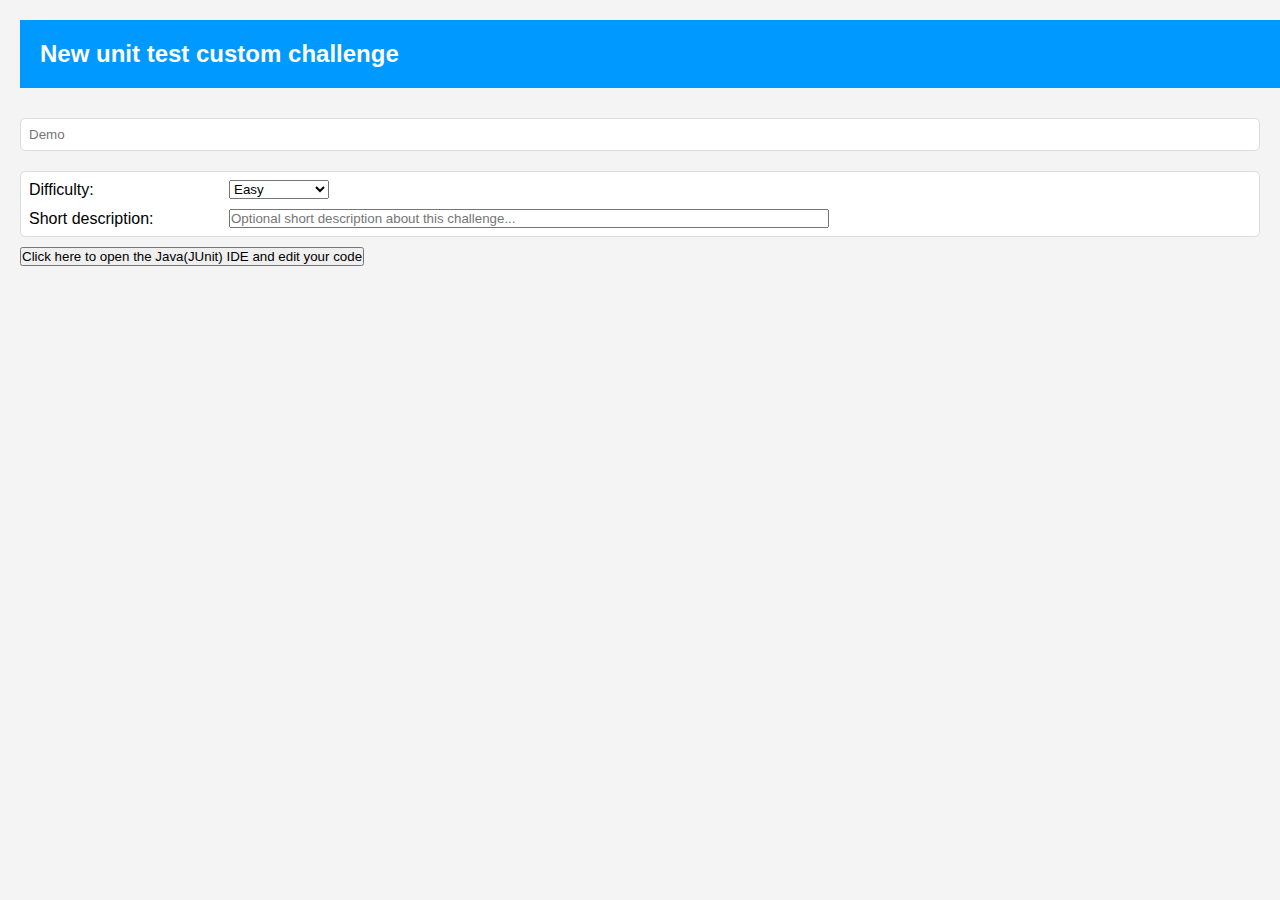
<file: custom challenge editing.html>
<!DOCTYPE html>
<html lang="en">
    <head>
        <meta charset="utf-8">
        <title>Custom challenge</title>
        <link rel="stylesheet" href="style.css">
    </head>
    <body>
        <h2 id="custom-setting-heading">New unit test custom challenge</h2>
        <input type="text" class="challengeName" placeholder="Demo" />
        <!-- difficulty setting and description -->
        <div class="primary-detail">
            <!-- difficulty -->
            <div id="difficulty" class="difficulty-select">
                <p class="section-label">Difficulty:</p>
                <select class="difficulty-list">
                    <option value="easy">Easy</option>
                    <option value="medium">Medium</option>
                    <option value="hard">Hard</option>
                </select>
            </div>
            <!-- description -->
            <div class="short-description">
                <p class="section-label">Short description:</p>
                <input type="text" class="description-input" placeholder="Optional short description about this challenge..." />
            </div>
        </div>


        <button class="custom-create" onclick="toggleTextarea()">Click here to open the Java(JUnit) IDE and edit your code</button>
        <!-- text area -->
        <textarea required placeholder="It's cricket here"></textarea>
        

        <script>
            //function to toggle the visibility of the textarea
            function toggleTextarea() {
                var textarea = document.querySelector('textarea');
                if (textarea.style.display === 'none' || textarea.style.display === '') {
                    textarea.style.display = 'block';
                } else {
                    textarea.style.display = 'none';
                    textarea.value = '';
                }

                if (challengeName.hasAttribute('readonly')) {
                    challengeName.removeAttribute('readonly');
                } else {
                    challengeName.setAttribute('readonly', true);
                }
            }
        </script>
    </body>
</html>
</file>
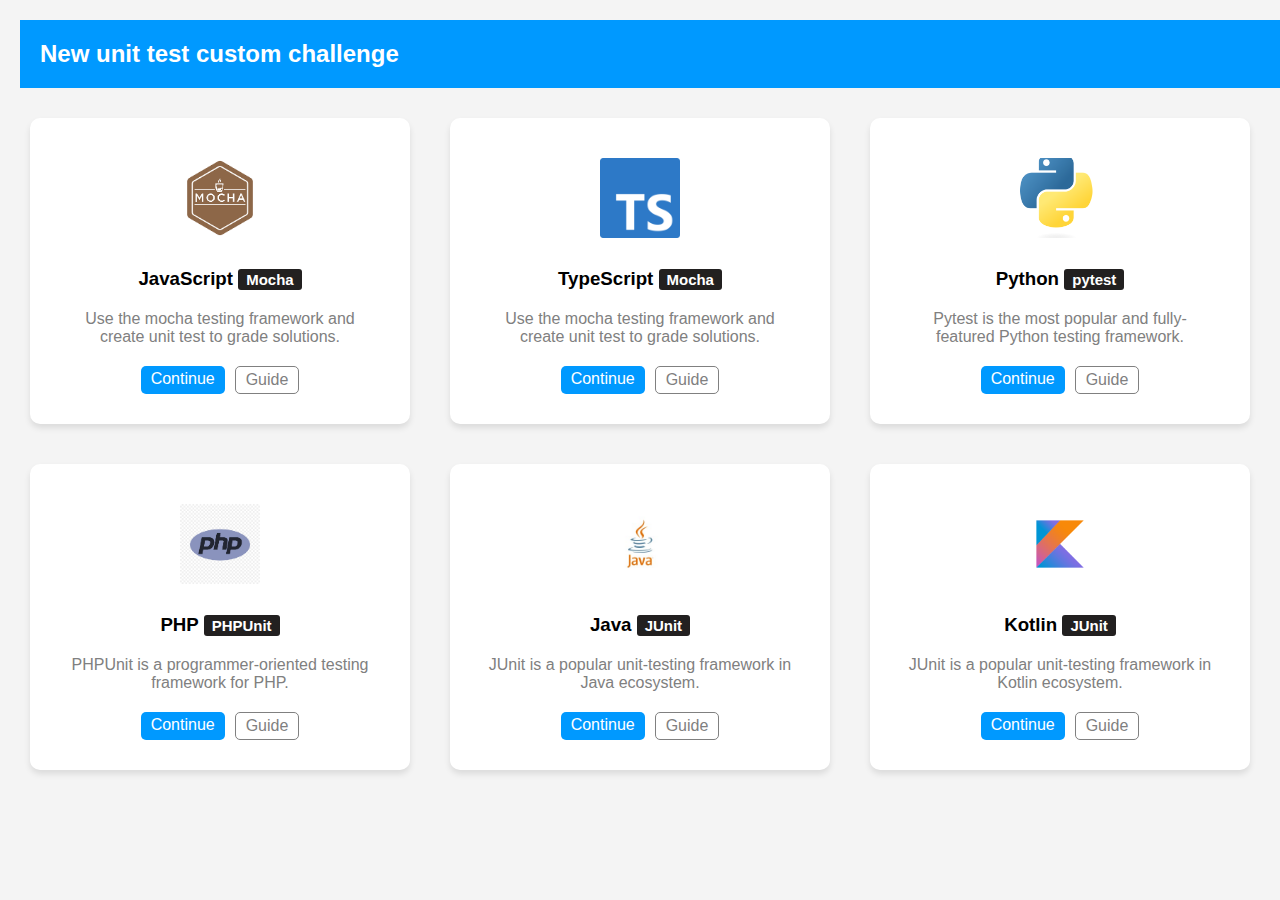
<file: custom challenge selection.html>
<!DOCTYPE html>
<html lang="en">
    <head>
        <meta charset="utf-8">
        <title>Custom challenge</title>
        <link rel="stylesheet" href="style.css">
    </head>
    <body>
        <h2 id="custom-setting-heading">New unit test custom challenge</h2>
        <div class="options-grid">
            <div class="option-card">
                <img src="aaa/jvmocha.png" alt="logos">
                <h3>JavaScript <span class="label">Mocha</span></h3>
                <p>Use the mocha testing framework and create unit test to grade solutions.</p>
                <div class="button-container">
                    <a class="cont-butt" href="#">Continue</a>
                    <a class="gui-butt" href="#">Guide</a>
                </div>
            </div>
            <div class="option-card">
                <img src="aaa/Typescript.svg.png" alt="logos">
                <h3>TypeScript <span class="label">Mocha</span></h3>
                <p>Use the mocha testing framework and create unit test to grade solutions.</p>
                <div class="button-container">
                    <a class="cont-butt" href="#">Continue</a>
                    <a class="gui-butt" href="#">Guide</a>
                </div>
            </div>
            <div class="option-card">
                <img src="aaa/Python-logo-notext.svg.png" alt="logos">
                <h3>Python <span class="label">pytest</span></h3>
                <p>Pytest is the most popular and fully-featured Python testing framework.</p>
                <div class="button-container">
                    <a class="cont-butt" href="#">Continue</a>
                    <a class="gui-butt" href="#">Guide</a>
                </div>
            </div>
            <div class="option-card">
                <img src="aaa/kisspng-logo-image-computer-icons-php-portable-network-gra-william-davies-meng-mongodb-1713944344684.webp" alt="logos">
                <h3>PHP <span class="label">PHPUnit</span></h3>
                <p>PHPUnit is a programmer-oriented testing framework for PHP.</p>
                <div class="button-container">
                    <a class="cont-butt" href="#">Continue</a>
                    <a class="gui-butt" href="#">Guide</a>
                </div>
            </div>
            <div class="option-card">
                <img src="aaa/javacommunity_logo.jfif" alt="logos">
                <h3>Java <span class="label">JUnit</span></h3>
                <p>JUnit is a popular unit-testing framework in Java ecosystem.</p>
                <div class="button-container">
                    <a class="cont-butt" href="#">Continue</a>
                    <a class="gui-butt" href="#">Guide</a>
                </div>
            </div>
            <div class="option-card">
                <img src="aaa/Microsoft.VisualStudio.Services.Icons.Default" alt="logos">
                <h3>Kotlin <span class="label">JUnit</span></h3>
                <p>JUnit is a popular unit-testing framework in Kotlin ecosystem.</p>
                <div class="button-container">
                    <a class="cont-butt" href="#">Continue</a>
                    <a class="gui-butt" href="#">Guide</a>
                </div>
            </div>
        </div>
    </body>
</html>
</file>
<file: style.css>
* {
    margin: 0;
    padding: 0;
    box-sizing: border-box;
}

body {
    font-family: Arial, sans-serif;
    background-color: #f4f4f4;
    margin: 0;
    padding: 20px;
}

/* challenge selection style */
#custom-setting-heading {
    background-color: #0099ff;
    color: white;
    padding: 20px;
    width: 100vw;
    margin-bottom: 30px;
}

.options-grid {
    display: grid;
    grid-template-columns: repeat(3,2fr);
    gap: 40px;
    margin: 10px;
}

.option-card {
    background-color: #ffffff;
    display: flex;
    flex-direction: column;
    align-items: center;
    justify-content: center;
    padding: 20px;
    border-radius: 10px;
    box-shadow: 0 4px 6px rgba(0, 0, 0, 0.1);
}

.option-card img {
    width: 80px;
    height: 80px;
    object-fit: cover;
    margin: 20px;
}

.option-card h3 {
    margin: 10px;
}

.label {
    display: inline-block;
    background-color: #222020;
    color: #ffffff;
    padding: 2px 8px;
    border-radius: 3px;
    font-size: 0.8em;
    font-weight: bold;
}

.option-card p{
    margin: 5px;
    color: grey;
    text-align: center;
    margin: 10px 15px;
}

.button-container {
    display: flex;
    gap: 10px;
    margin: 10px;
}

.cont-butt {
    background-color: #0099ff;
    color: #ffffff;
    padding: 4px 10px;
    text-decoration: none;
    border-radius: 5px;
}

.gui-butt {
    padding: 4px 10px;
    color: grey;
    text-decoration: none;
    border: 1px solid grey;
    border-radius: 5px;
}

/* challenge editing style */
.challengeName {
    display: flex;
    flex-direction: column;
    gap: 10px;
    margin: 10px 0;    
    padding: 8px;
    width: 100%;
    border: 1px solid #ddd;
    background-color: #ffffff;
    border-radius: 5px;
}

.primary-detail {
    display: flex;
    flex-direction: column;
    gap: 10px;
    margin: 10px 0;
    margin-top: 20px;
    padding: 8px;
    border: 1px solid #ddd;
    background-color: #ffffff;
    border-radius: 5px;
}
.primary-detail.section-label {
    color: #504e70;
    white-space: nowrap;
    margin-left: 15px;
}
.difficulty-select, .short-description {
    display: grid;
    grid-template-columns: 190px 1fr;
    align-items: center;
    gap: 10px;
}
.difficulty-list{
    width: 100px;
}
.description-input {
    width: 600px;
}

textarea {
    margin-top: 10px;
    width: 100%;
    height: 500px;
    padding: 10px;
    border-radius: 5px;
    font-size: 16px;
    border: 2px solid #ddd;
    resize: none;

    display: none;/*initially hidden*/
}
textarea:is(:focus,:valid) {
    border-color: indigo;
    border-width: 3px;
    padding: 9px;
}
</file>
